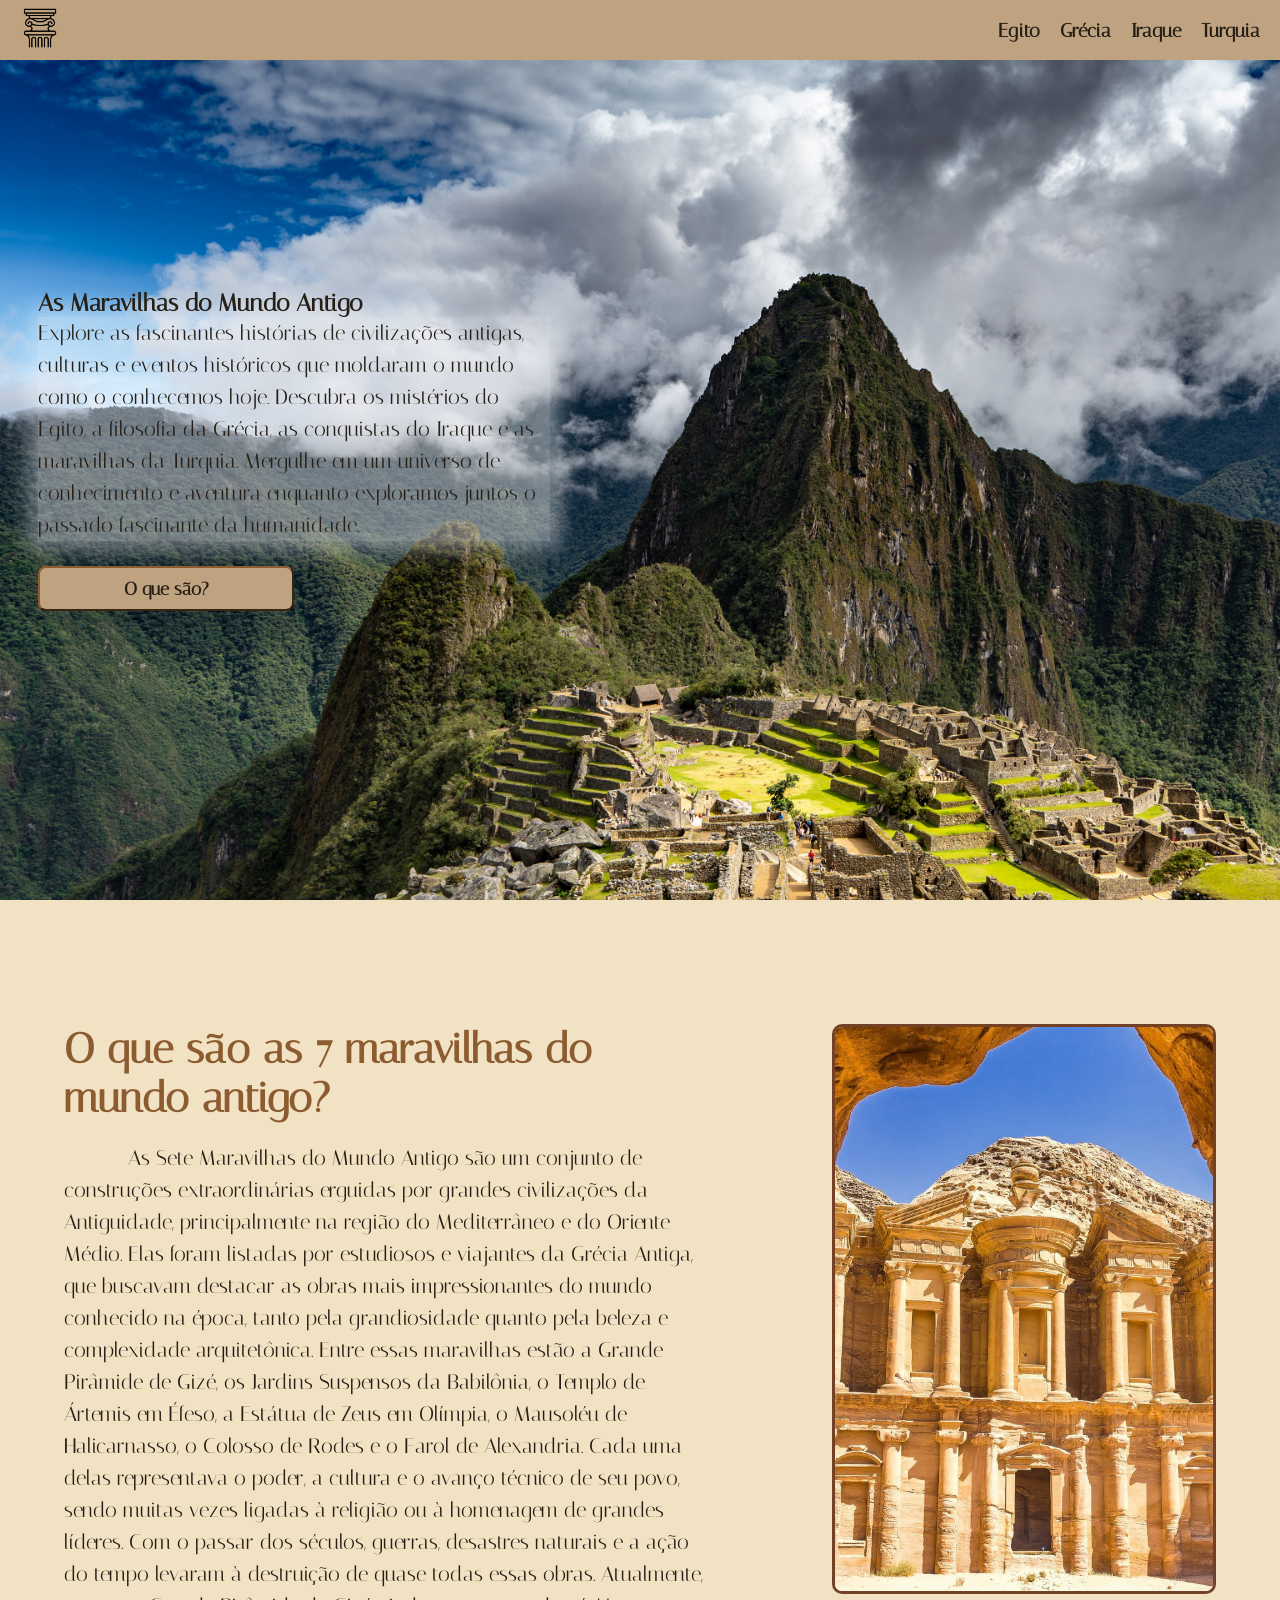
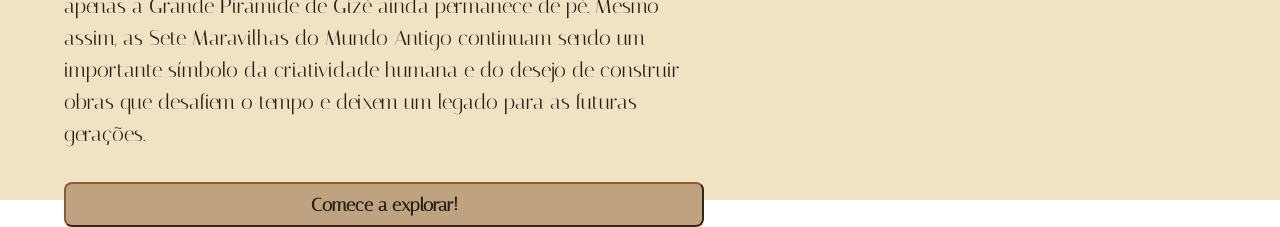
<file: index.html>
<!DOCTYPE html>
<html lang="pt-br">
<head>
    <meta charset="UTF-8">
    <meta name="viewport" content="width=device-width, initial-scale=1.0">
    <link rel="stylesheet" href="./css/index.css">
    <title>Ínicio</title>
</head>
<body>
    <header class="nav">
        <div class="logo"><a href="./index.html"><img src="./images/icon.png" style="width: 40px;"></a></div>

        <ul class="nav-links">
            <li><a href="./egito.html">Egito</a></li>
            <li><a href="./grecia.html">Grécia</a></li>
            <li><a href="./iraque.html">Iraque</a></li>
            <li><a href="./turquia.html">Turquia</a></li>
        </ul>
    </header>

    <section class="principal">
        <div class="container">
            <h1>As Maravilhas do Mundo Antigo</h1>
            <p>Explore as fascinantes histórias de civilizações antigas, culturas e eventos históricos que moldaram o mundo como o conhecemos hoje. Descubra os mistérios do Egito, a filosofia da Grécia, as conquistas do Iraque e as maravilhas da Turquia. Mergulhe em um universo de conhecimento e aventura enquanto exploramos juntos o passado fascinante da humanidade.</p>
            <a href="#oqSao"><button type="button">O que são?</button></a>
        </div>
    </section>
        <section class="oqSao" id="oqSao">
        <div class="esquerda">
            <h1>O que são as 7 maravilhas do mundo antigo?</h1>
            <p>As Sete Maravilhas do Mundo Antigo são um conjunto de construções extraordinárias erguidas por grandes civilizações da Antiguidade, principalmente na região do Mediterrâneo e do Oriente Médio. Elas foram listadas por estudiosos e viajantes da Grécia Antiga, que buscavam destacar as obras mais impressionantes do mundo conhecido na época, tanto pela grandiosidade quanto pela beleza e complexidade arquitetônica.
Entre essas maravilhas estão a Grande Pirâmide de Gizé, os Jardins Suspensos da Babilônia, o Templo de Ártemis em Éfeso, a Estátua de Zeus em Olímpia, o Mausoléu de Halicarnasso, o Colosso de Rodes e o Farol de Alexandria. Cada uma delas representava o poder, a cultura e o avanço técnico de seu povo, sendo muitas vezes ligadas à religião ou à homenagem de grandes líderes.
Com o passar dos séculos, guerras, desastres naturais e a ação do tempo levaram à destruição de quase todas essas obras. Atualmente, apenas a Grande Pirâmide de Gizé ainda permanece de pé. Mesmo assim, as Sete Maravilhas do Mundo Antigo continuam sendo um importante símbolo da criatividade humana e do desejo de construir obras que desafiem o tempo e deixem um legado para as futuras gerações.
            </p>
            <a href="./explorar.html"><button type="button">Comece a explorar!</button></a>
        </div>
        <div class="direita">
            <img src="./images/petra.jpg" alt="">
        </div>
    </section>
</body>
</html>
</file>
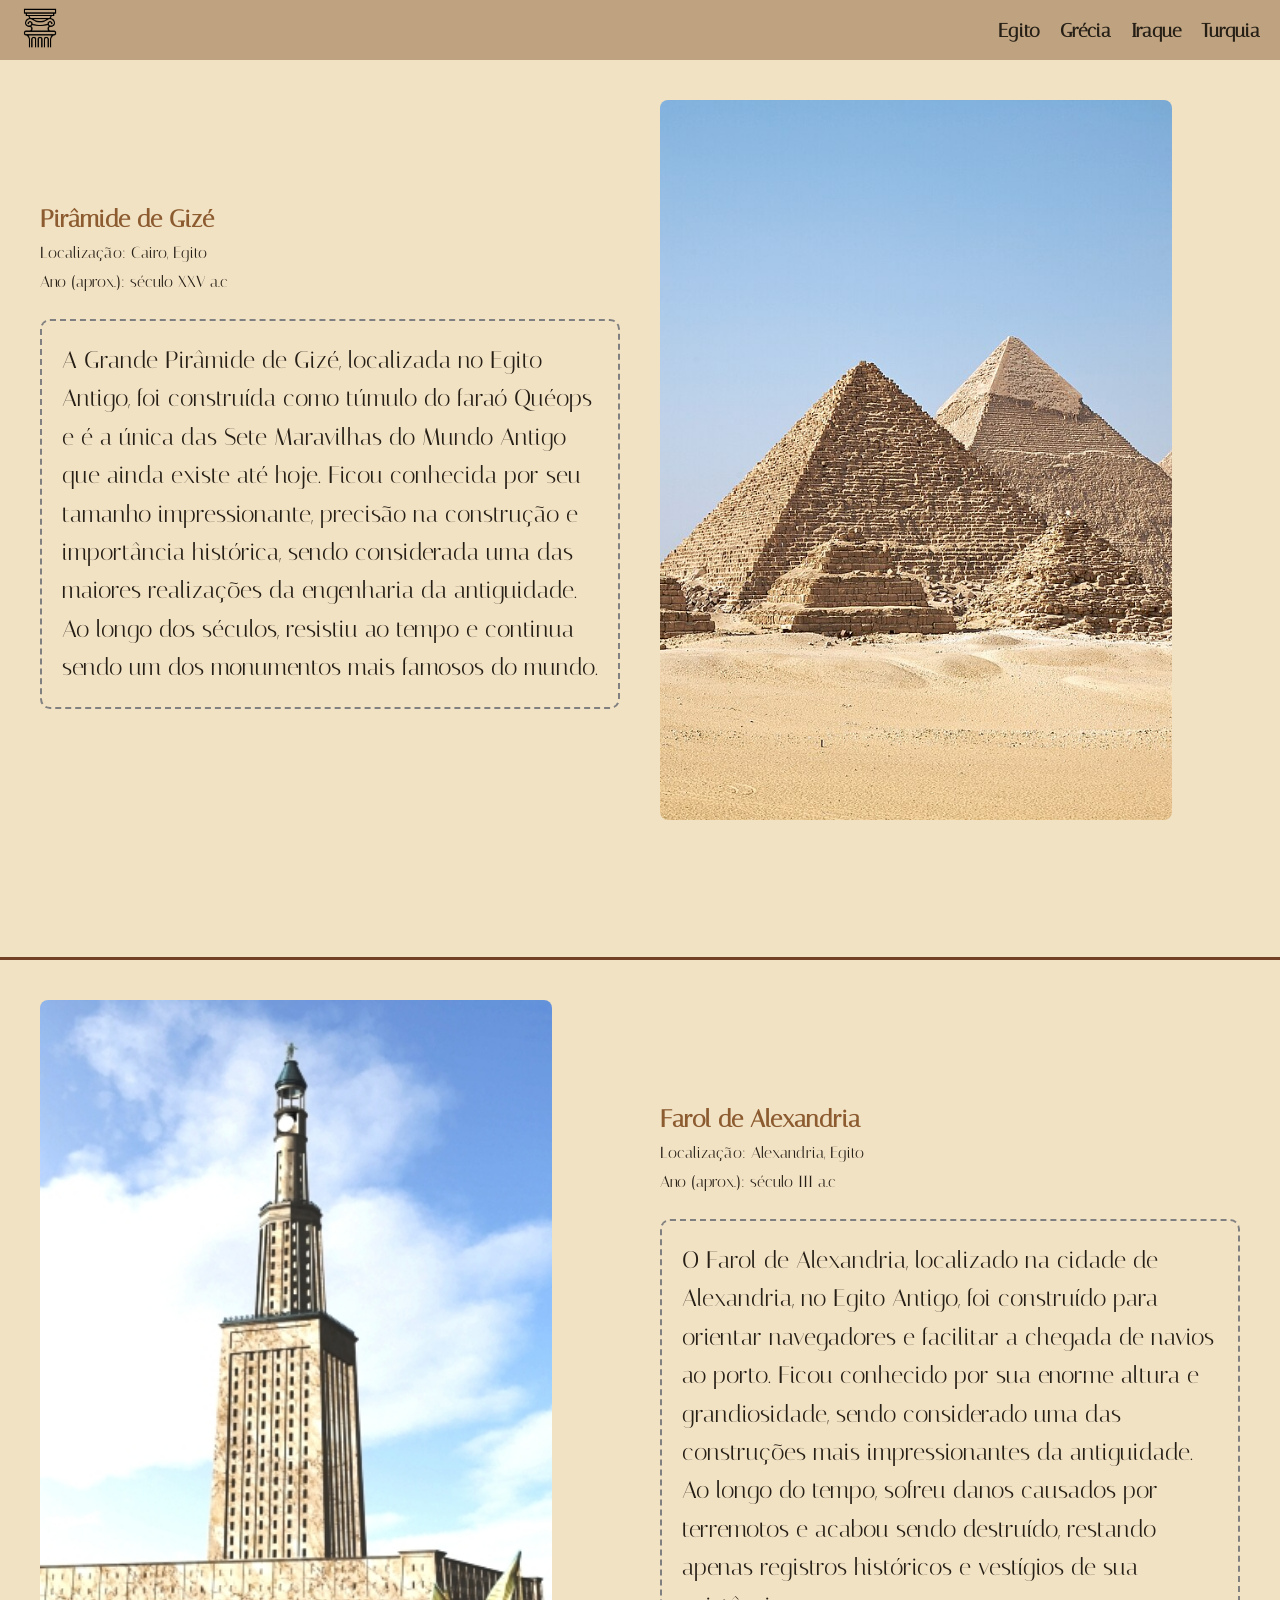
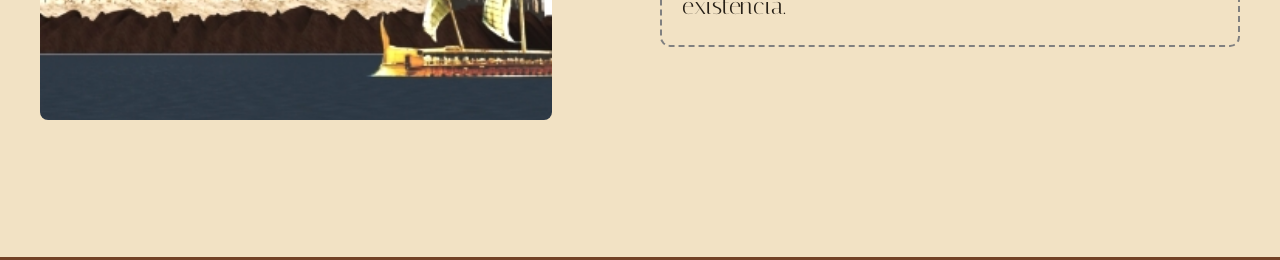
<file: egito.html>
<!DOCTYPE html>
<html lang="pt-br">
<head>
    <meta charset="UTF-8">
    <meta name="viewport" content="width=device-width, initial-scale=1.0">
    <title>Monumentos</title>
    <link rel="stylesheet" href="./css/egito.css">
</head>
<body>

    <header class="nav">
        <div class="logo"><a href="./index.html"><img src="./images/icon.png" style="width: 40px;"></a></div>

        <ul class="nav-links">
            <li><a href="./egito.html">Egito</a></li>
            <li><a href="./grecia.html">Grécia</a></li>
            <li><a href="./iraque.html">Iraque</a></li>
            <li><a href="./turquia.html">Turquia</a></li>
        </ul>
    </header>

    <main>

        <section class="container">
            <div class="info-monumento">
                <h1>Pirâmide de Gizé</h1>
                <p>Localização: Cairo, Egito</p>
                <p>Ano (aprox.): século XXV a.c</p>

                <div class="descricao">
                    <p>A Grande Pirâmide de Gizé, localizada no Egito Antigo, foi construída como túmulo do faraó Quéops e é a única das Sete Maravilhas do Mundo Antigo que ainda existe até hoje. Ficou conhecida por seu tamanho impressionante, precisão na construção e importância histórica, sendo considerada uma das maiores realizações da engenharia da antiguidade. Ao longo dos séculos, resistiu ao tempo e continua sendo um dos monumentos mais famosos do mundo.</p>
                </div>
            </div>

            <div class="imagem-monumento">
                <div class="alinha imagem1">
                    <img src="./images/piramide.jpg">
                </div>
            </div>
        </section>

        <section class="container invertido">
            <div class="info-monumento">
                <h1>Farol de Alexandria</h1>
                <p>Localização: Alexandria, Egito</p>
                <p>Ano (aprox.): século III a.c</p>

                <div class="descricao">
                    <p>O Farol de Alexandria, localizado na cidade de Alexandria, no Egito Antigo, foi construído para orientar navegadores e facilitar a chegada de navios ao porto. Ficou conhecido por sua enorme altura e grandiosidade, sendo considerado uma das construções mais impressionantes da antiguidade. Ao longo do tempo, sofreu danos causados por terremotos e acabou sendo destruído, restando apenas registros históricos e vestígios de sua existência.</p>
                </div>
            </div>

            <div class="imagem-monumento">
                <div class="alinha imagem1">
                    <img src="./images/farol.jpg">
                </div>
            </div>
        </section>

    </main>

</body>
</html>
</file>
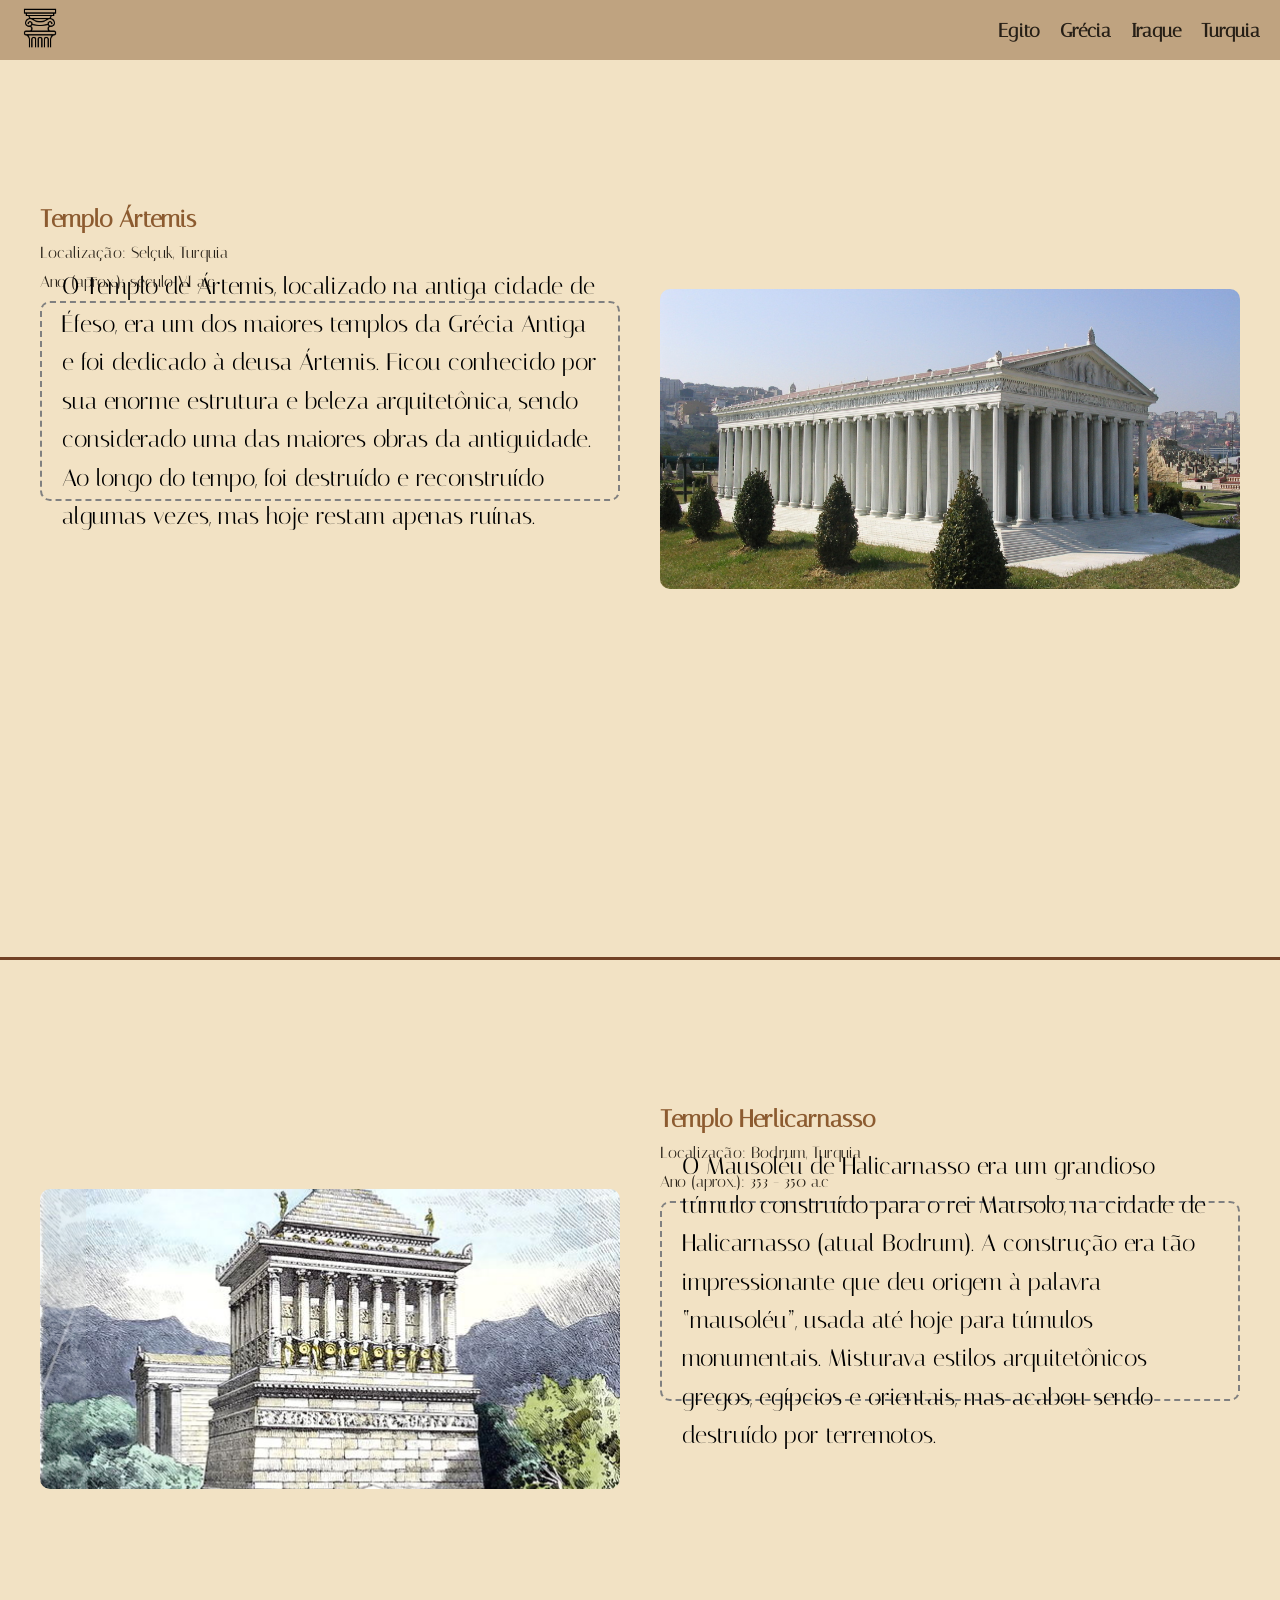
<file: turquia.html>
<!DOCTYPE html>
<html lang="pt-br">
<head>
    <meta charset="UTF-8">
    <meta name="viewport" content="width=device-width, initial-scale=1.0">
    <title>Monumentos</title>
    <link rel="stylesheet" href="./css/turquia.css">
</head>
<body>

    <header class="nav">
        <div class="logo"><a href="./index.html"><img src="./images/icon.png" style="width: 40px;"></a></div>

        <ul class="nav-links">
            <li><a href="./egito.html">Egito</a></li>
            <li><a href="./grecia.html">Grécia</a></li>
            <li><a href="./iraque.html">Iraque</a></li>
            <li><a href="./turquia.html">Turquia</a></li>
        </ul>
    </header>

    <main>

        <section class="container">
            <div class="info-monumento">
                <h1>Templo Ártemis</h1>
                <p>Localização: Selçuk, Turquia</p>
                <p>Ano (aprox.): século VI a.c</p>

                <div class="descricao">
                    O Templo de Ártemis, localizado na antiga cidade de Éfeso, era um dos maiores templos da Grécia Antiga e foi dedicado à deusa Ártemis. Ficou conhecido por sua enorme estrutura e beleza arquitetônica, sendo considerado uma das maiores obras da antiguidade. Ao longo do tempo, foi destruído e reconstruído algumas vezes, mas hoje restam apenas ruínas.
                </div>
            </div>

            <div class="imagem-monumento">
                <div class="alinha imagem1"></div>
            </div>
        </section>

        <section class="container invertido">
            <div class="info-monumento">
                <h1>Templo Herlicarnasso</h1>
                <p>Localização: Bodrum, Turquia</p>
                <p>Ano (aprox.): 353 - 350 a.c</p>

                <div class="descricao">
                    O Mausoléu de Halicarnasso era um grandioso túmulo construído para o rei Mausolo, na cidade de Halicarnasso (atual Bodrum). A construção era tão impressionante que deu origem à palavra “mausoléu”, usada até hoje para túmulos monumentais. Misturava estilos arquitetônicos gregos, egípcios e orientais, mas acabou sendo destruído por terremotos.
                </div>
            </div>

            <div class="imagem-monumento">
                <div class="alinha imagem2"></div>
            </div>
        </section>

    </main>

</body>
</html>
</file>
<file: css/index.css>
@font-face {
    font-family: 'italiana';
    src: url(./Italiana-Regular.ttf);
}

* {
    padding: 0;
    margin: 0;
    box-sizing: border-box;
    font-family: 'italiana';
}


:root{
    --cor-fundo: #F2E2C4;
    --cor-primaria: #BFA380;
    --cor-secundaria: #734226;
    --cor-destaque:  #8C5B30;
    --cor-texto: #261F16
}

a{
    text-decoration: none;
    color: var(--cor-texto);
    font-weight: 600;
    letter-spacing: 8%;
}

p {
    font-size: 1.3rem;
    line-height: 2rem;
    color: var(--cor-texto);
    font-weight: 500;
}

.nav {
    display: flex;
    justify-content: space-between;
    align-items: center;
    padding: 0 20px;
    height: 60px;
    width: 100%;
    background-color: var(--cor-primaria);
    position: fixed;
    z-index: 10000;
    left: 0;
    top: 0;
}

.nav-links {
    list-style: none;
    display: flex;
    gap: 20px;
    font-size: 1.2rem;
}

section.principal {
    display: flex;
    justify-content:left;
    align-items:center;
    height: 100vh;
    width: 100%;
    background-image: url(../images/fundoIndex.jpg);
    background-repeat: no-repeat;
    object-fit: cover;
    background-size: cover;
    padding-left: 3%;
    color: var(--cor-texto);
}

section.principal p {
    color: var(--cor-texto);
    width: 40vw;
    font-weight: 500;
    background-color: rgba(255, 255, 255, 0.400);
    box-shadow: 0 0 20px 10px rgba(255, 255, 255, 0.400);
}

section.principal button{
    height: 5vh;
    width: 20vw;
    display: flex;
    align-items: center;
    justify-content: center;
    border-radius: 8px;
    font-size: large;
    font-family: 'italiana';
    border-color: var(--cor-destaque);
    background-color: var(--cor-primaria);
    color: var(--cor-texto);
    font-weight: bolder;
    margin-top: 5%;
    letter-spacing: 8%;
}

section.oqSao {
    display: flex;
    height: 100vh;
    background-color: var(--cor-fundo);
    padding-top: 60px;
    width: 100%
}

section.oqSao .esquerda {
    display: flex;
    flex-direction: column;
    width: 60%;
    padding: 5%;
    text-indent: 10%;
    align-items: center;
}

section.oqSao .esquerda h1 {
    font-size: 2.6rem;
    color: var(--cor-destaque);
    margin-bottom: 20px;
    text-indent: 0;
}

section.oqSao .esquerda button{
    height: 5vh;
    width: 50vw;
    display: flex;
    align-items: center;
    justify-content: center;
    border-radius: 8px;
    font-size: large;
    font-family: 'italiana';
    border-color: var(--cor-destaque);
    background-color: var(--cor-primaria);
    color: var(--cor-texto);
    font-weight: bolder;
    margin-top: 5%;
    letter-spacing: 8%;
}

section.oqSao .direita {
    display: flex;
    flex-direction: column;
    width: 40%;
    padding: 5%;
}

section.oqSao .direita img {
    width: 100%;
    height: 80%;
    object-fit: cover;
    border-radius: 10px;
    border: 3px solid var(--cor-secundaria);
}

@media (max-width: 768px) {

    section.principal {
        justify-content: center;
        text-align: center;
        padding: 80px 20px 20px 20px;
    }

    section.principal p {
        width: 90%;
        font-size: 1.1rem;
        line-height: 1.8rem;
    }

    section.principal button {
        width: 80%;
        max-width: 250px;
        margin: 20px auto 0 auto;
    }

    section.oqSao {
        flex-direction: column;
        min-height: auto;
        padding-top: 100px;
    }

    section.oqSao .esquerda,
    section.oqSao .direita {
        width: 100%;
        padding: 20px;
    }

    section.oqSao .esquerda h1 {
        font-size: 2rem;
        text-align: center;
    }

    section.oqSao .esquerda {
        text-indent: 0;
        text-align: center;
    }

    section.oqSao .esquerda button {
        width: 80%;
        max-width: 250px;
        margin: 20px auto 0 auto;
    }

    section.oqSao .direita img {
        height: auto;
    }
}
</file>
<file: css/egito.css>
:root{
    --cor-fundo: #F2E2C4;
    --cor-primaria: #BFA380; 
    --cor-secundaria: #734226; 
    --cor-destaque:  #8C5B30;
    --cor-texto: #261F16;
}

* {
    padding: 0;
    margin: 0;
    box-sizing: border-box;
    font-family: 'italiana';
}

@font-face {
    font-family: 'italiana';
    src: url(./Italiana-Regular.ttf);
}

body {
    background-color: var(--cor-fundo);
    margin: 0;
}

p {
    color: var(--cor-texto);
}

h1 {
    color: var(--cor-destaque);
}

a{
    text-decoration: none;
    color: var(--cor-texto);
    font-weight: 600;
    letter-spacing: 8%;
}


.nav {
    display: flex;
    justify-content: space-between;
    align-items: center;
    padding: 0 20px;
    height: 60px;
    background-color: var(--cor-primaria);
}

.nav-links {
    list-style: none;
    display: flex;
    gap: 20px;
    font-size: 1.2rem;
}

.container {
    display: flex;
    padding: 40px;
    gap: 40px;
    width: 100%;
    height: 100vh;
    border-bottom: 3px solid var(--cor-secundaria);
}

.invertido {
    flex-direction: row-reverse;
    width: 100%;
    height: 100vh;
}

.info-monumento {
    display: flex;
    flex-direction: column;
    gap: 10px;
    flex: 1;
    margin-top: 105px;
}

.descricao {
    border: 2px dashed gray;
    border-radius: 10px;
    width: auto;
    display: flex;
    align-items: center;
    justify-content: center;
    padding: 20px;
    line-height: 1.6;
    font-size: 1.5rem;
    margin-top: 2vh;
}

.imagem-monumento {
    flex: 1;
    display: flex;
}

.imagem-monumento img {
    max-width: 40vw;
    height: 80vh;
    object-fit: cover;
    border-radius: 8px;
}

.alinha {
    width: 100%;
    height: 300px;
    border-radius: 10px;
    background-size: cover;
    background-position: center;
}

@media (max-width: 768px) {

    .container {
        flex-direction: column;
        padding: 20px;
    }

    .invertido {
        flex-direction: column;
    }

    .imagem-monumento {
        width: 100%;
    }

    .alinha {
        height: 200px; 
    }

    .descricao {
        height: auto;
        padding: 20px;
        text-align: center;
    }

}
</file>
<file: css/turquia.css>
:root{
    --cor-fundo: #F2E2C4;
    --cor-primaria: #BFA380; 
    --cor-secundaria: #734226; 
    --cor-destaque:  #8C5B30;
    --cor-texto: #261F16;
}

* {
    padding: 0;
    margin: 0;
    box-sizing: border-box;
    font-family: 'italiana';
}

@font-face {
    font-family: 'italiana';
    src: url(./Italiana-Regular.ttf);
}

body {
    background-color: var(--cor-fundo);
    margin: 0;
}

p {
    color: var(--cor-texto);
}

h1 {
    color: var(--cor-destaque);
}

a{
    text-decoration: none;
    color: var(--cor-texto);
    font-weight: 600;
    letter-spacing: 8%;
}


.nav {
    display: flex;
    justify-content: space-between;
    align-items: center;
    padding: 0 20px;
    height: 60px;
    background-color: var(--cor-primaria);
}

.nav-links {
    list-style: none;
    display: flex;
    gap: 20px;
    font-size: 1.2rem;
}

.container {
    display: flex;
    padding: 40px;
    gap: 40px;
    width: 100%;
    height: 100vh;
    border-bottom: 3px solid var(--cor-secundaria);
}

.invertido {
    flex-direction: row-reverse;
    width: 100%;
    height: 100vh;
}

.info-monumento {
    display: flex;
    flex-direction: column;
    gap: 10px;
    flex: 1;
    margin-top: 105px;
}

.descricao {
    border: 2px dashed gray;
    border-radius: 10px;
    height: 200px;
    display: flex;
    align-items: center;
    justify-content: center;
    padding: 20px;
    line-height: 1.6;
    font-size: 1.5rem;
}

.imagem-monumento {
    flex: 1;
    display: flex;
    align-items: center;
    margin-bottom: 140px;
}

.alinha {
    width: 100%;
    height: 300px;
    border-radius: 10px;
    background-size: cover;
    background-position: center;
}

.imagem1 {
    background-image: url('../images/temploartemis.jpg');
}

.imagem2 {
    background-image: url('../images/Mausoleum_at_Halicarnassus_by_Ferdinand_Knab_\(1886\)_cropped.png');
}


@media (max-width: 768px) {

    .container {
        flex-direction: column;
        padding: 20px;
    }

    .invertido {
        flex-direction: column;
    }

    .imagem-monumento {
        width: 100%;
    }

    .alinha {
        height: 200px; 
    }

    .descricao {
        height: auto;
        padding: 20px;
        text-align: center;
    }

}
</file>
